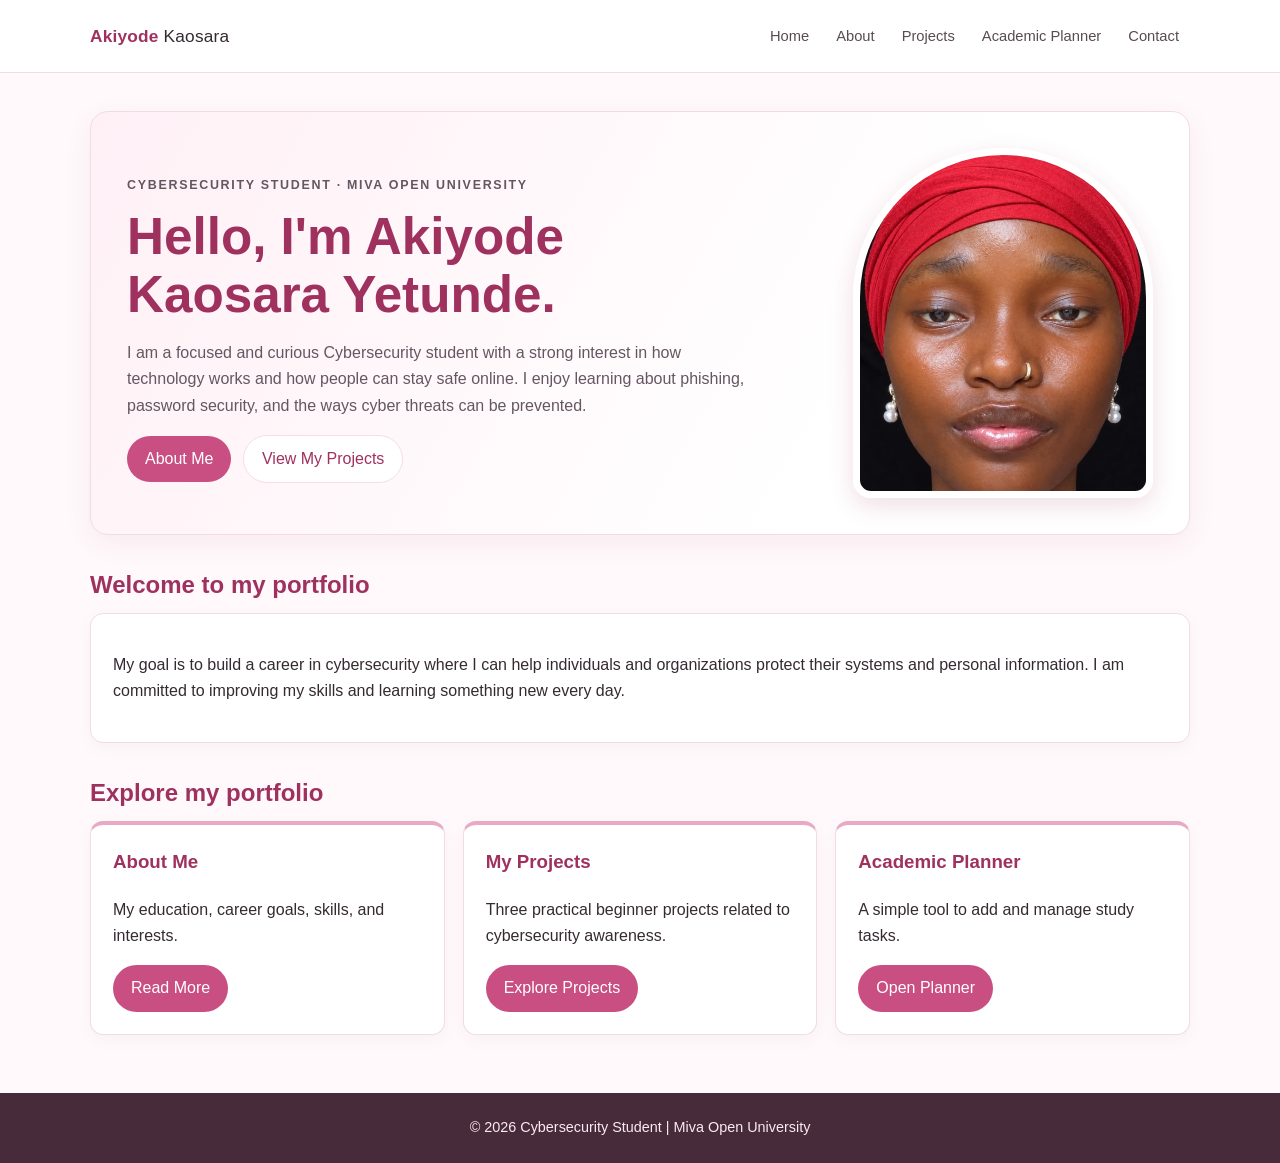
<file: index.html>
<!DOCTYPE html>
<html lang="en">
<head>
  <meta charset="UTF-8">
  <meta name="viewport" content="width=device-width, initial-scale=1.0">
  <meta name="description" content="Personal cybersecurity student portfolio of Akiyode Kaosara Yetunde.">
  <title>Home | Akiyode Kaosara</title>
  <link rel="stylesheet" href="css/style.css">
  <script src="js/script.js" defer></script>
</head>
<body>
<header class="site-header">
  <nav class="navbar container" aria-label="Main navigation">
    <a class="brand" href="index.html">Akiyode <span>Kaosara</span></a>
    <button class="menu-btn" id="menuBtn" type="button" aria-label="Toggle navigation">Menu</button>
    <ul class="nav-links" id="navLinks">
      <li><a href="index.html">Home</a></li>
      <li><a href="about.html">About</a></li>
      <li><a href="projects.html">Projects</a></li>
      <li><a href="planner.html">Academic Planner</a></li>
      <li><a href="contact.html">Contact</a></li>
    </ul>
  </nav>
</header>
<main class="container">

<section class="hero">
  <div>
    <p class="eyebrow">Cybersecurity Student · Miva Open University</p>
    <h1>Hello, I'm Akiyode Kaosara Yetunde.</h1>
    <p>I am a focused and curious Cybersecurity student with a strong interest in how technology works and how people can stay safe online. I enjoy learning about phishing, password security, and the ways cyber threats can be prevented.</p>
    <a class="button" href="about.html">About Me</a>
    <a class="button light" href="projects.html">View My Projects</a>
  </div>
  <img class="profile-photo" src="images/mypic.png" alt="My pic">
</section>
<section class="section">
  <h2 class="section-title">Welcome to my portfolio</h2>
  <div class="card">
    <p>My goal is to build a career in cybersecurity where I can help individuals and organizations protect their systems and personal information. I am committed to improving my skills and learning something new every day.</p>
  </div>
</section>
<section class="section">
  <h2 class="section-title">Explore my portfolio</h2>
  <div class="grid-3">
    <article class="card info-card"><h3>About Me</h3><p>My education, career goals, skills, and interests.</p><a class="button" href="about.html">Read More</a></article>
    <article class="card info-card"><h3>My Projects</h3><p>Three practical beginner projects related to cybersecurity awareness.</p><a class="button" href="projects.html">Explore Projects</a></article>
    <article class="card info-card"><h3>Academic Planner</h3><p>A simple tool to add and manage study tasks.</p><a class="button" href="planner.html">Open Planner</a></article>
  </div>
</section>

</main>
<footer>
  <p> &copy; <span id="year"></span> Cybersecurity Student | Miva Open University</p>
</footer>
</body>
</html>
</file>
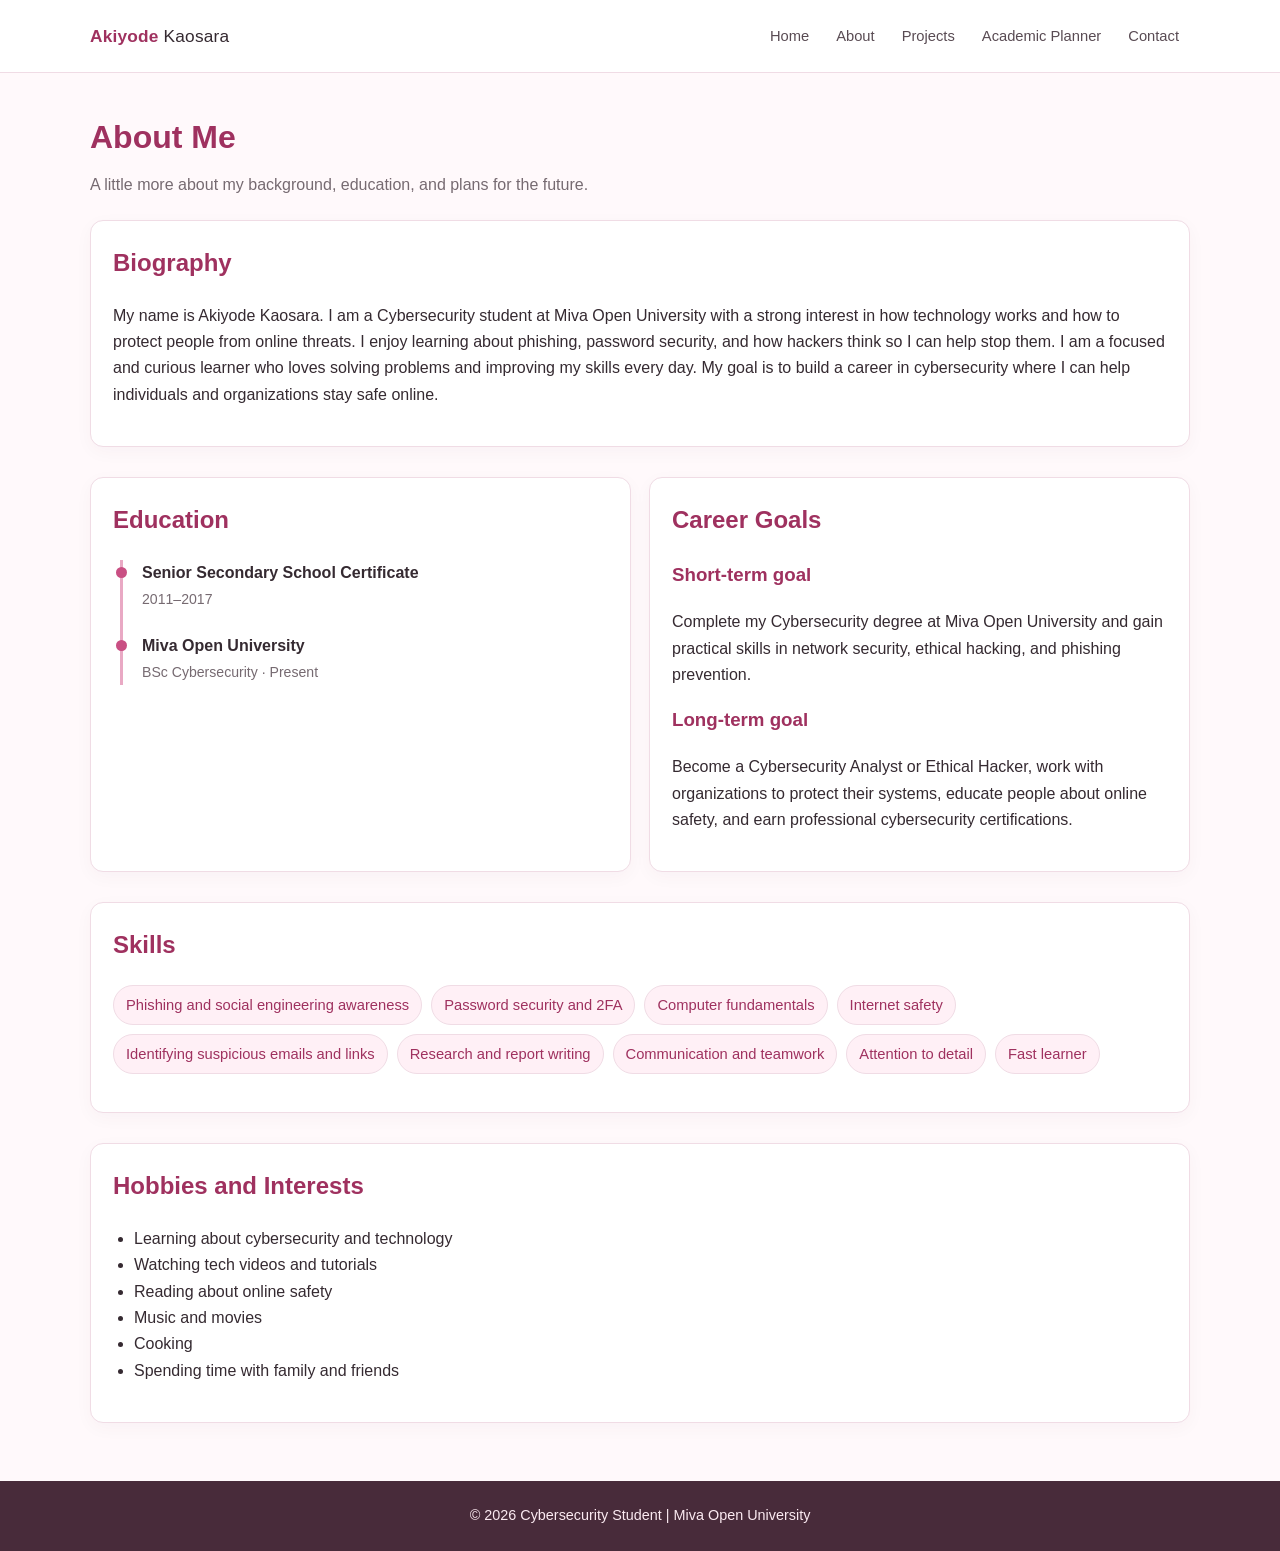
<file: about.html>
<!DOCTYPE html>
<html lang="en">
<head>
  <meta charset="UTF-8">
  <meta name="viewport" content="width=device-width, initial-scale=1.0">
  <meta name="description" content="Personal cybersecurity student portfolio of Akiyode Kaosara Yetunde.">
  <title>About Me | Akiyode Kaosara</title>
  <link rel="stylesheet" href="css/style.css">
  <script src="js/script.js" defer></script>
</head>
<body>
<header class="site-header">
  <nav class="navbar container" aria-label="Main navigation">
    <a class="brand" href="index.html">Akiyode <span>Kaosara</span></a>
    <button class="menu-btn" id="menuBtn" type="button" aria-label="Toggle navigation">Menu</button>
    <ul class="nav-links" id="navLinks">
      <li><a href="index.html">Home</a></li>
      <li><a href="about.html">About</a></li>
      <li><a href="projects.html">Projects</a></li>
      <li><a href="planner.html">Academic Planner</a></li>
      <li><a href="contact.html">Contact</a></li>
    </ul>
  </nav>
</header>
<main class="container">

<h1 class="page-title">About Me</h1>
<p class="lead">A little more about my background, education, and plans for the future.</p>
<section class="card">
  <h2>Biography</h2>
  <p>My name is Akiyode Kaosara. I am a Cybersecurity student at Miva Open University with a strong interest in how technology works and how to protect people from online threats. I enjoy learning about phishing, password security, and how hackers think so I can help stop them. I am a focused and curious learner who loves solving problems and improving my skills every day. My goal is to build a career in cybersecurity where I can help individuals and organizations stay safe online.</p>
</section>
<section class="section grid-2">
  <article class="card">
    <h2>Education</h2>
    <div class="timeline">
      <div class="timeline-item"><strong>Senior Secondary School Certificate</strong><br><span class="small-note">2011–2017</span></div>
      <div class="timeline-item"><strong>Miva Open University</strong><br><span class="small-note">BSc Cybersecurity · Present</span></div>
    </div>
  </article>
  <article class="card">
    <h2>Career Goals</h2>
    <h3>Short-term goal</h3>
    <p>Complete my Cybersecurity degree at Miva Open University and gain practical skills in network security, ethical hacking, and phishing prevention.</p>
    <h3>Long-term goal</h3>
    <p>Become a Cybersecurity Analyst or Ethical Hacker, work with organizations to protect their systems, educate people about online safety, and earn professional cybersecurity certifications.</p>
  </article>
</section>
<section class="section card">
  <h2>Skills</h2>
  <ul class="pink-list">
    <li>Phishing and social engineering awareness</li>
    <li>Password security and 2FA</li>
    <li>Computer fundamentals</li>
    <li>Internet safety</li>
    <li>Identifying suspicious emails and links</li>
    <li>Research and report writing</li>
    <li>Communication and teamwork</li>
    <li>Attention to detail</li>
    <li>Fast learner</li>
  </ul>
</section>
<section class="section card">
  <h2>Hobbies and Interests</h2>
  <ul class="standard">
    <li>Learning about cybersecurity and technology</li>
    <li>Watching tech videos and tutorials</li>
    <li>Reading about online safety</li>
    <li>Music and movies</li>
    <li>Cooking</li>
    <li>Spending time with family and friends</li>
  </ul>
</section>

</main>
<footer>
  <p> &copy; <span id="year"></span> Cybersecurity Student | Miva Open University</p>
</footer>
</body>
</html>
</file>
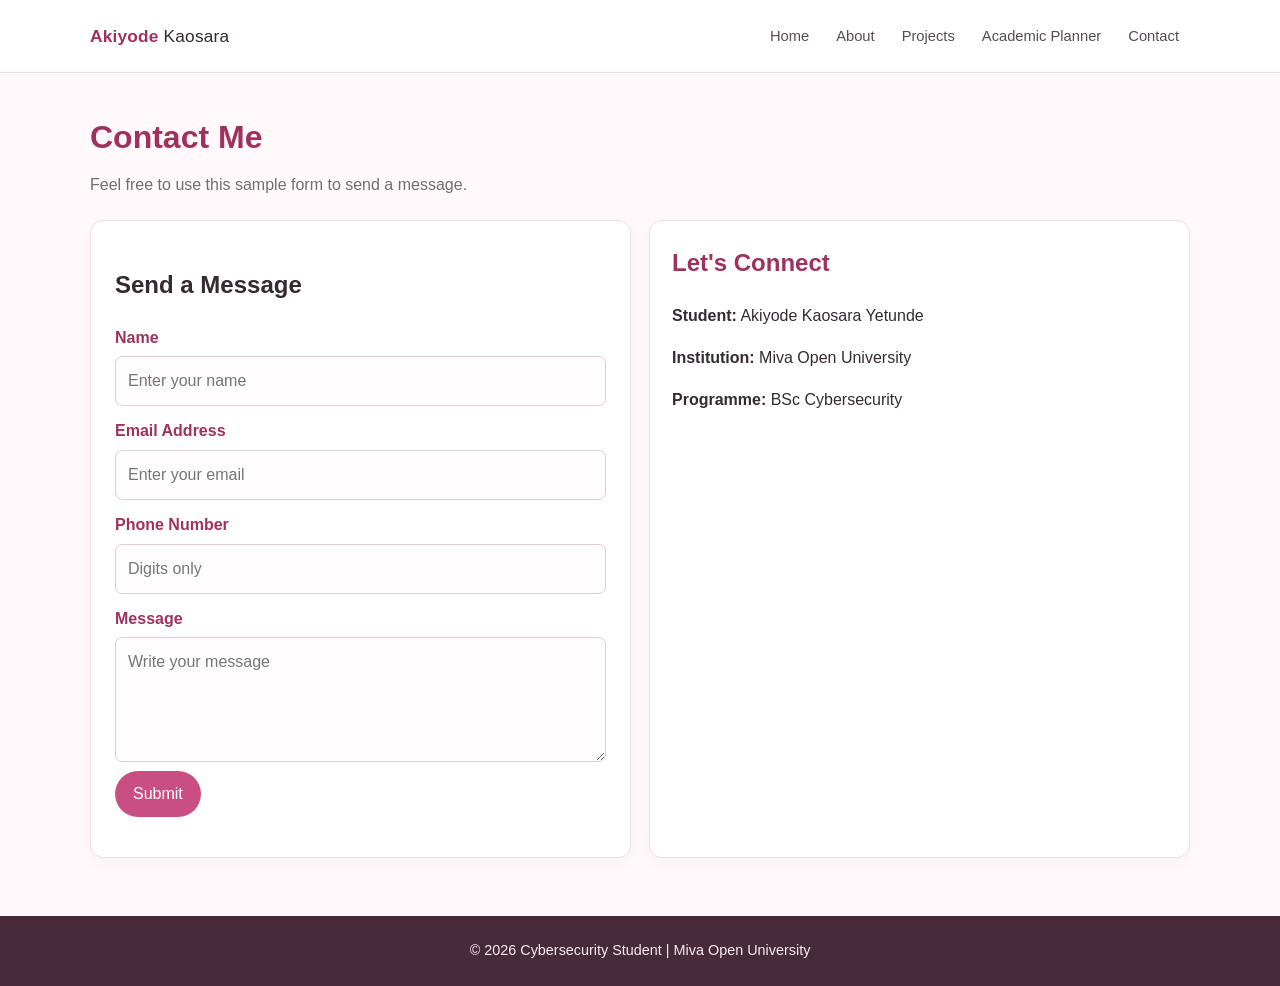
<file: contact.html>
<!DOCTYPE html>
<html lang="en">
<head>
  <meta charset="UTF-8">
  <meta name="viewport" content="width=device-width, initial-scale=1.0">
  <meta name="description" content="Personal cybersecurity student portfolio of Akiyode Kaosara Yetunde.">
  <title>Contact | Akiyode Kaosara</title>
  <link rel="stylesheet" href="css/style.css">
  <script src="js/script.js" defer></script>
</head>
<body>
<header class="site-header">
  <nav class="navbar container" aria-label="Main navigation">
    <a class="brand" href="index.html">Akiyode <span>Kaosara</span></a>
    <button class="menu-btn" id="menuBtn" type="button" aria-label="Toggle navigation">Menu</button>
    <ul class="nav-links" id="navLinks">
      <li><a href="index.html">Home</a></li>
      <li><a href="about.html">About</a></li>
      <li><a href="projects.html">Projects</a></li>
      <li><a href="planner.html">Academic Planner</a></li>
      <li><a href="contact.html">Contact</a></li>
    </ul>
  </nav>
</header>
<main class="container">

<h1 class="page-title">Contact Me</h1>
<p class="lead">Feel free to use this sample form to send a message.</p>
<section class="grid-2">
  <form id="contactForm" novalidate>
    <h2>Send a Message</h2>
    <label for="name">Name</label>
    <input id="name" type="text" placeholder="Enter your name">
    <label for="email">Email Address</label>
    <input id="email" type="text" placeholder="Enter your email">
    <label for="phone">Phone Number</label>
    <input id="phone" type="text" placeholder="Digits only">
    <label for="message">Message</label>
    <textarea id="message" placeholder="Write your message"></textarea>
    <button class="button" type="submit">Submit</button>
    <p class="feedback" id="result" aria-live="polite"></p>
  </form>
  <aside class="card">
    <h2>Let's Connect</h2>
    <p><strong>Student:</strong> Akiyode Kaosara Yetunde</p>
    <p><strong>Institution:</strong> Miva Open University</p>
    <p><strong>Programme:</strong> BSc Cybersecurity</p>
  </aside>
</section>

</main>
<footer>
  <p> &copy; <span id="year"></span> Cybersecurity Student | Miva Open University</p>
</footer>
</body>
</html>
</file>
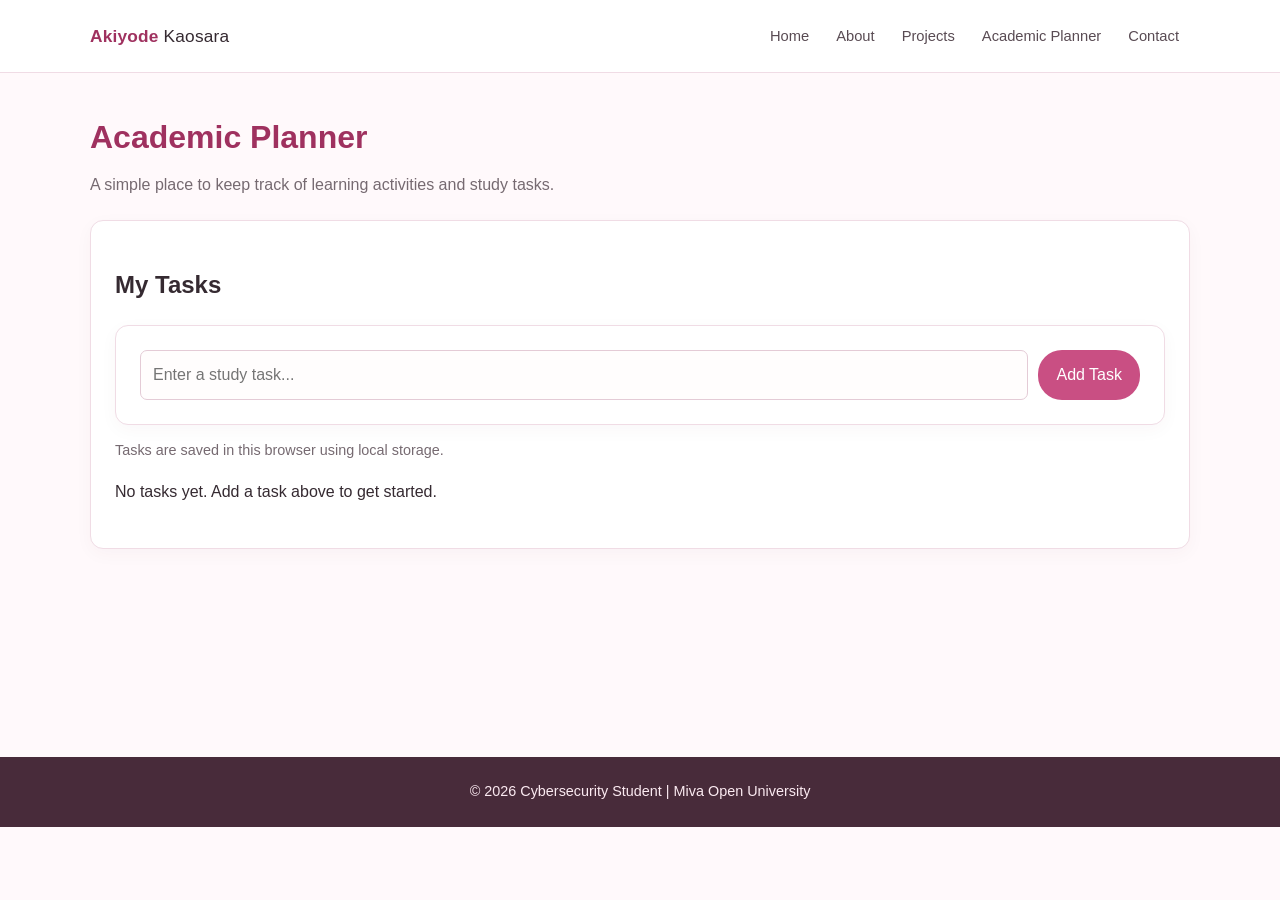
<file: planner.html>
<!DOCTYPE html>
<html lang="en">
<head>
  <meta charset="UTF-8">
  <meta name="viewport" content="width=device-width, initial-scale=1.0">
  <meta name="description" content="Personal cybersecurity student portfolio of Akiyode Kaosara Yetunde.">
  <title>Academic Planner | Akiyode Kaosara</title>
  <link rel="stylesheet" href="css/style.css">
  <script src="js/script.js" defer></script>
</head>
<body>
<header class="site-header">
  <nav class="navbar container" aria-label="Main navigation">
    <a class="brand" href="index.html">Akiyode <span>Kaosara</span></a>
    <button class="menu-btn" id="menuBtn" type="button" aria-label="Toggle navigation">Menu</button>
    <ul class="nav-links" id="navLinks">
      <li><a href="index.html">Home</a></li>
      <li><a href="about.html">About</a></li>
      <li><a href="projects.html">Projects</a></li>
      <li><a href="planner.html">Academic Planner</a></li>
      <li><a href="contact.html">Contact</a></li>
    </ul>
  </nav>
</header>
<main class="container">

<h1 class="page-title">Academic Planner</h1>
<p class="lead">A simple place to keep track of learning activities and study tasks.</p>
<section class="planner-panel">
  <h2>My Tasks</h2>
  <form class="add-task" id="plannerForm">
    <input type="text" id="taskInput" placeholder="Enter a study task..." aria-label="Study task">
    <button class="button" type="submit">Add Task</button>
  </form>
  <p class="form-note">Tasks are saved in this browser using local storage.</p>
  <p id="emptyText">No tasks yet. Add a task above to get started.</p>
  <ul class="task-list" id="taskList"></ul>
</section>

</main>
<footer>
  <p> &copy; <span id="year"></span> Cybersecurity Student | Miva Open University</p>
</footer>
</body>
</html>
</file>
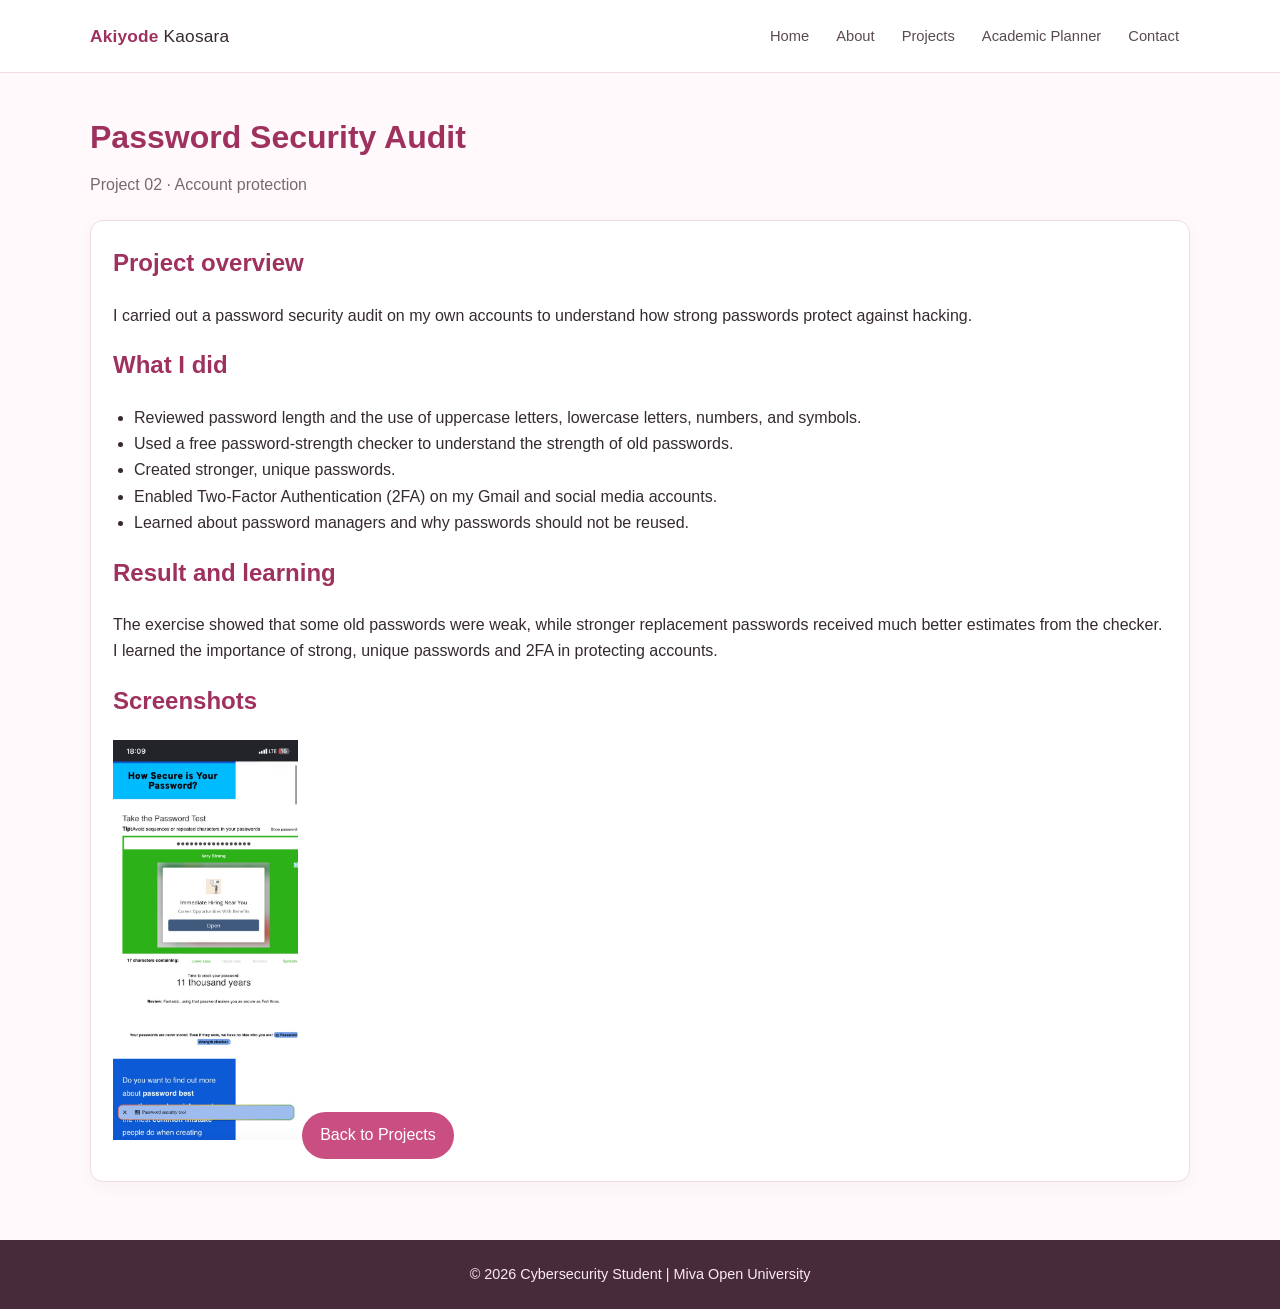
<file: project-password.html>
<!DOCTYPE html>
<html lang="en">
<head>
  <meta charset="UTF-8">
  <meta name="viewport" content="width=device-width, initial-scale=1.0">
  <meta name="description" content="Personal cybersecurity student portfolio of Akiyode Kaosara Yetunde.">
  <title>Password Security Audit | Akiyode Kaosara</title>
  <link rel="stylesheet" href="css/style.css">
  <script src="js/script.js" defer></script>
</head>
<body>
<header class="site-header">
  <nav class="navbar container" aria-label="Main navigation">
    <a class="brand" href="index.html">Akiyode <span>Kaosara</span></a>
    <button class="menu-btn" id="menuBtn" type="button" aria-label="Toggle navigation">Menu</button>
    <ul class="nav-links" id="navLinks">
      <li><a href="index.html">Home</a></li>
      <li><a href="about.html">About</a></li>
      <li><a href="projects.html">Projects</a></li>
      <li><a href="planner.html">Academic Planner</a></li>
      <li><a href="contact.html">Contact</a></li>
    </ul>
  </nav>
</header>
<main class="container">

<h1 class="page-title">Password Security Audit</h1>
<p class="lead">Project 02 · Account protection</p>
<section class="card">
  <h2>Project overview</h2>
  <p>I carried out a password security audit on my own accounts to understand how strong passwords protect against hacking.</p>
  <h2>What I did</h2>
  <ul class="standard">
    <li>Reviewed password length and the use of uppercase letters, lowercase letters, numbers, and symbols.</li>
    <li>Used a free password-strength checker to understand the strength of old passwords.</li>
    <li>Created stronger, unique passwords.</li>
    <li>Enabled Two-Factor Authentication (2FA) on my Gmail and social media accounts.</li>
    <li>Learned about password managers and why passwords should not be reused.</li>
  </ul>
  <h2>Result and learning</h2>
  <p>The exercise showed that some old passwords were weak, while stronger replacement passwords received much better estimates from the checker. I learned the importance of strong, unique passwords and 2FA in protecting accounts.</p>
    <h2>Screenshots</h2>
  <img src="images/password.jpg" alt="My password test" height="400">
  <a class="button" href="projects.html">Back to Projects</a>
</section>

</main>
<footer>
  <p> &copy; <span id="year"></span> Cybersecurity Student | Miva Open University</p>
</footer>
</body>
</html>
</file>
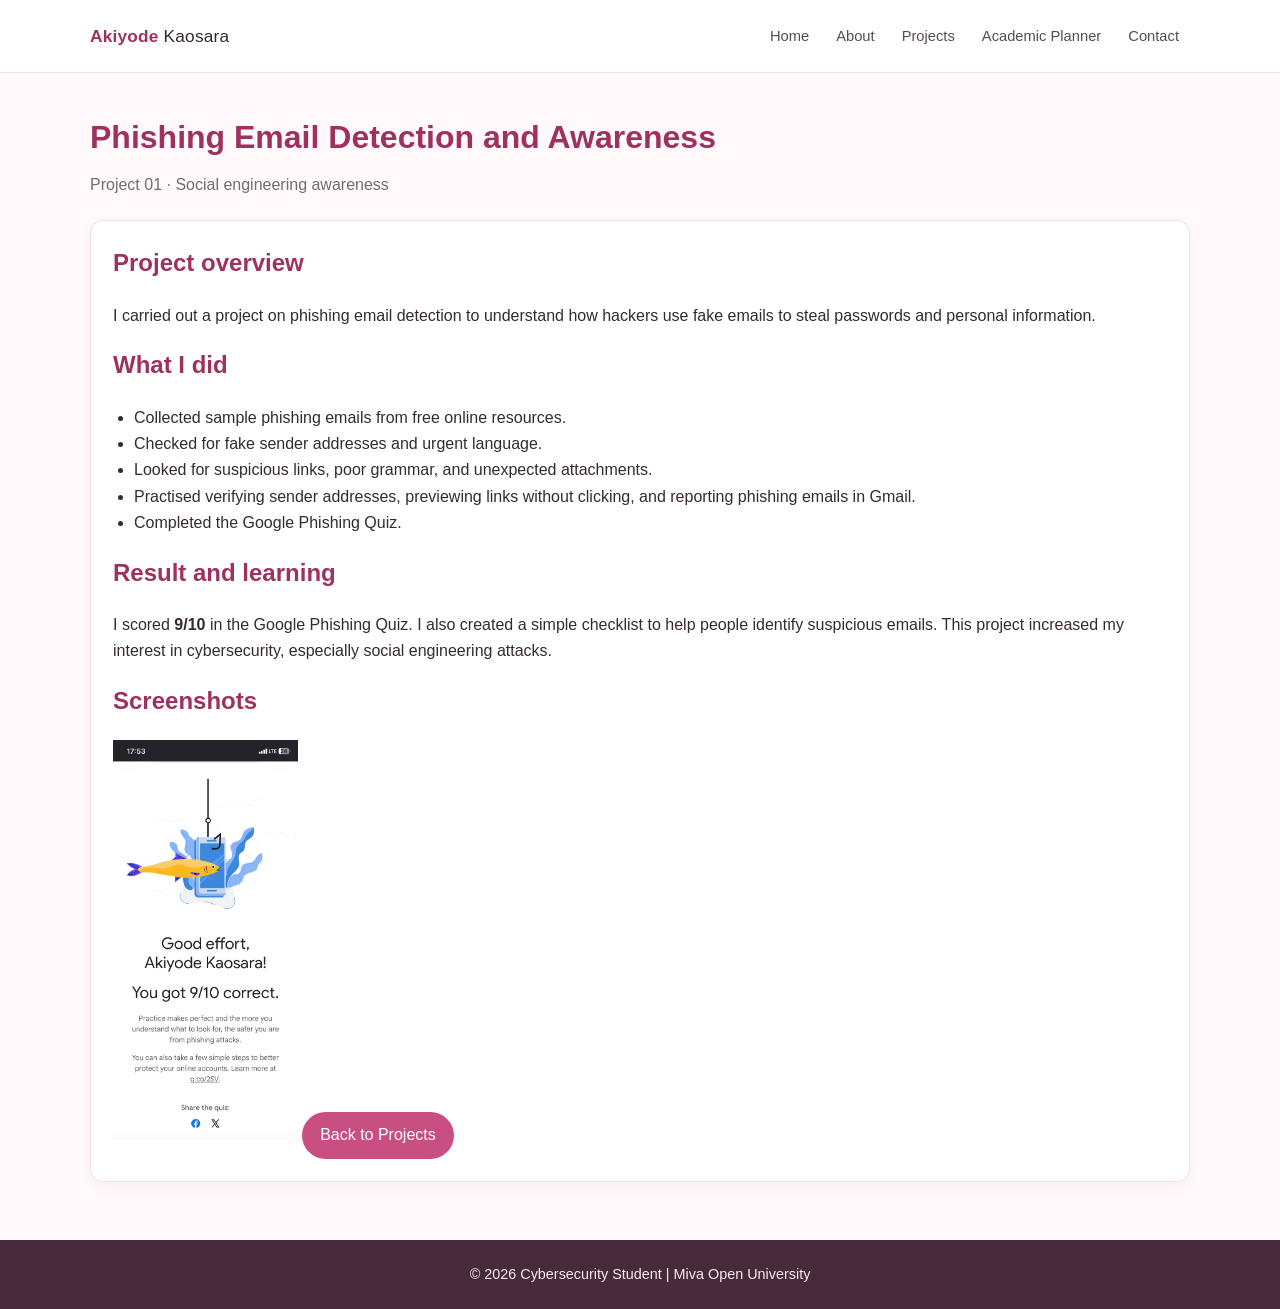
<file: project-phishing.html>
<!DOCTYPE html>
<html lang="en">
<head>
  <meta charset="UTF-8">
  <meta name="viewport" content="width=device-width, initial-scale=1.0">
  <meta name="description" content="Personal cybersecurity student portfolio of Akiyode Kaosara Yetunde.">
  <title>Phishing Email Detection | Akiyode Kaosara</title>
  <link rel="stylesheet" href="css/style.css">
  <script src="js/script.js" defer></script>
</head>
<body>
<header class="site-header">
  <nav class="navbar container" aria-label="Main navigation">
    <a class="brand" href="index.html">Akiyode <span>Kaosara</span></a>
    <button class="menu-btn" id="menuBtn" type="button" aria-label="Toggle navigation">Menu</button>
    <ul class="nav-links" id="navLinks">
      <li><a href="index.html">Home</a></li>
      <li><a href="about.html">About</a></li>
      <li><a href="projects.html">Projects</a></li>
      <li><a href="planner.html">Academic Planner</a></li>
      <li><a href="contact.html">Contact</a></li>
    </ul>
  </nav>
</header>
<main class="container">

<h1 class="page-title">Phishing Email Detection and Awareness</h1>
<p class="lead">Project 01 · Social engineering awareness</p>
<section class="card">
  <h2>Project overview</h2>
  <p>I carried out a project on phishing email detection to understand how hackers use fake emails to steal passwords and personal information.</p>
  <h2>What I did</h2>
  <ul class="standard">
    <li>Collected sample phishing emails from free online resources.</li>
    <li>Checked for fake sender addresses and urgent language.</li>
    <li>Looked for suspicious links, poor grammar, and unexpected attachments.</li>
    <li>Practised verifying sender addresses, previewing links without clicking, and reporting phishing emails in Gmail.</li>
    <li>Completed the Google Phishing Quiz.</li>
  </ul>
  <h2>Result and learning</h2>
  <p>I scored <strong>9/10</strong> in the Google Phishing Quiz. I also created a simple checklist to help people identify suspicious emails. This project increased my interest in cybersecurity, especially social engineering attacks.</p>
  <h2>Screenshots</h2>
  <img src="images/phishing.jpg" alt="My score" height="400">
  <a class="button" href="projects.html">Back to Projects</a>
</section>

</main>
<footer>
  <p> &copy; <span id="year"></span> Cybersecurity Student | Miva Open University</p> 
</footer>
</body>
</html>
</file>
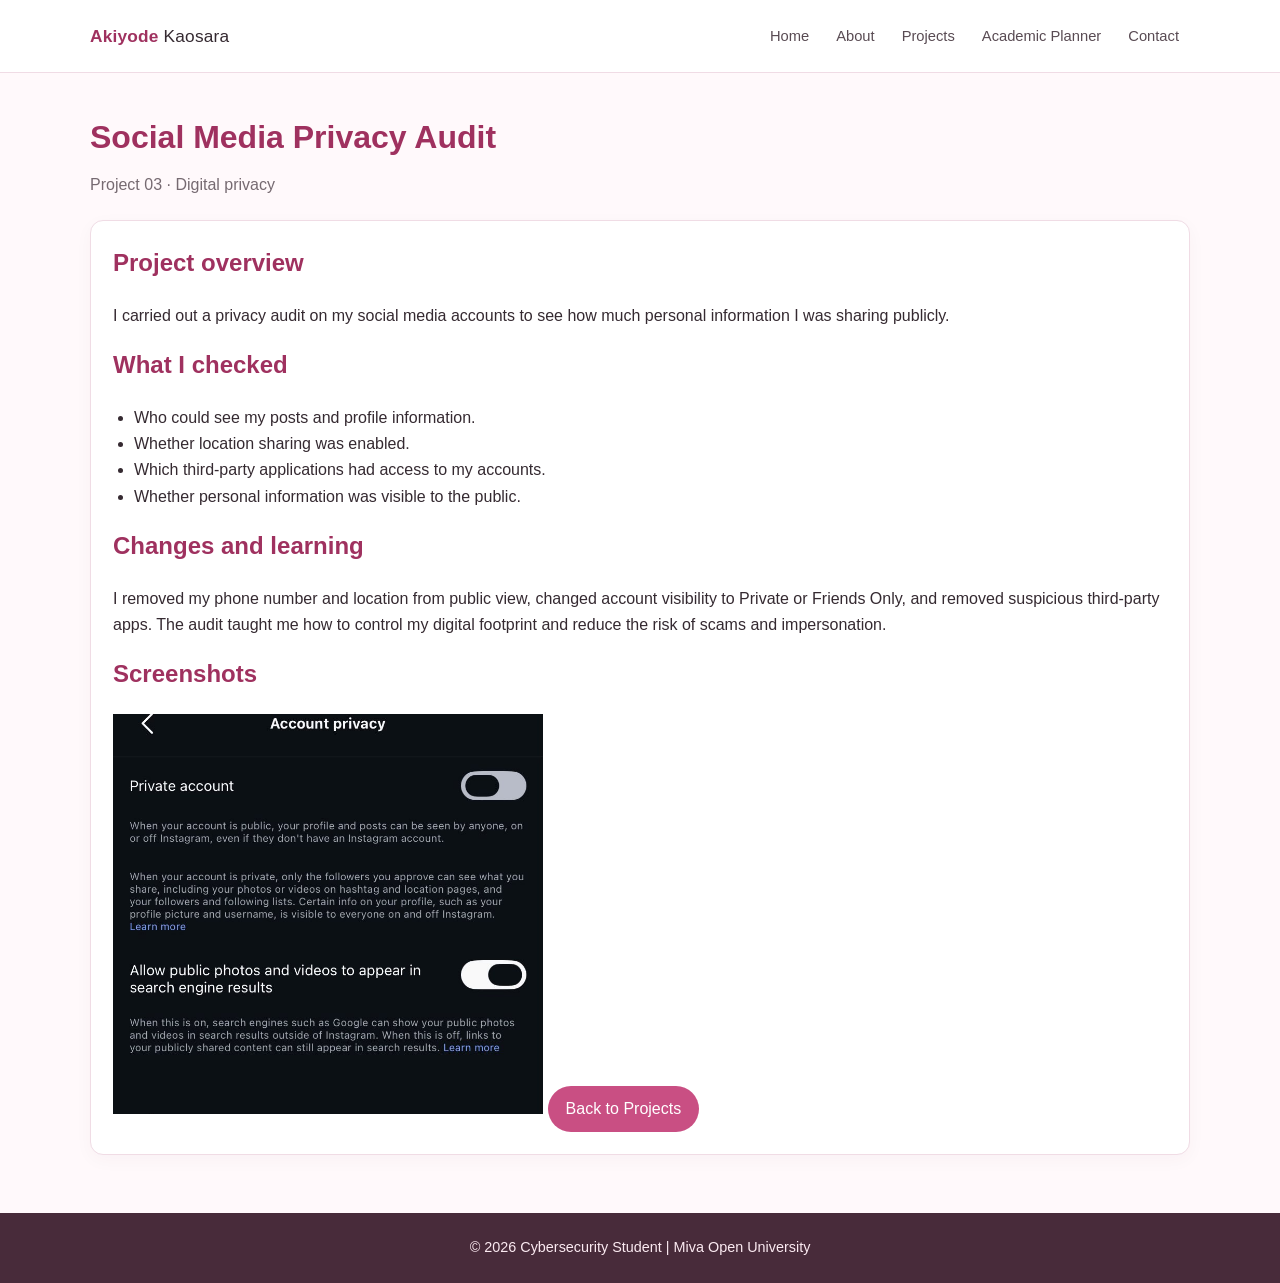
<file: project-privacy.html>
<!DOCTYPE html>
<html lang="en">
<head>
  <meta charset="UTF-8">
  <meta name="viewport" content="width=device-width, initial-scale=1.0">
  <meta name="description" content="Personal cybersecurity student portfolio of Akiyode Kaosara Yetunde.">
  <title>Social Media Privacy Audit | Akiyode Kaosara</title>
  <link rel="stylesheet" href="css/style.css">
  <script src="js/script.js" defer></script>
</head>
<body>
<header class="site-header">
  <nav class="navbar container" aria-label="Main navigation">
    <a class="brand" href="index.html">Akiyode <span>Kaosara</span></a>
    <button class="menu-btn" id="menuBtn" type="button" aria-label="Toggle navigation">Menu</button>
    <ul class="nav-links" id="navLinks">
      <li><a href="index.html">Home</a></li>
      <li><a href="about.html">About</a></li>
      <li><a href="projects.html">Projects</a></li>
      <li><a href="planner.html">Academic Planner</a></li>
      <li><a href="contact.html">Contact</a></li>
    </ul>
  </nav>
</header>
<main class="container">

<h1 class="page-title">Social Media Privacy Audit</h1>
<p class="lead">Project 03 · Digital privacy</p>
<section class="card">
  <h2>Project overview</h2>
  <p>I carried out a privacy audit on my social media accounts to see how much personal information I was sharing publicly.</p>
  <h2>What I checked</h2>
  <ul class="standard">
    <li>Who could see my posts and profile information.</li>
    <li>Whether location sharing was enabled.</li>
    <li>Which third-party applications had access to my accounts.</li>
    <li>Whether personal information was visible to the public.</li>
  </ul>
  <h2>Changes and learning</h2>
  <p>I removed my phone number and location from public view, changed account visibility to Private or Friends Only, and removed suspicious third-party apps. The audit taught me how to control my digital footprint and reduce the risk of scams and impersonation.</p>
    <h2>Screenshots</h2>
  <img src="images/privacy.jpg" alt="privacy shots" height="400">
  <a class="button" href="projects.html">Back to Projects</a>
</section>

</main>
<footer>
  <p> &copy; <span id="year"></span> Cybersecurity Student | Miva Open University</p>
</footer>
</body>
</html>
</file>
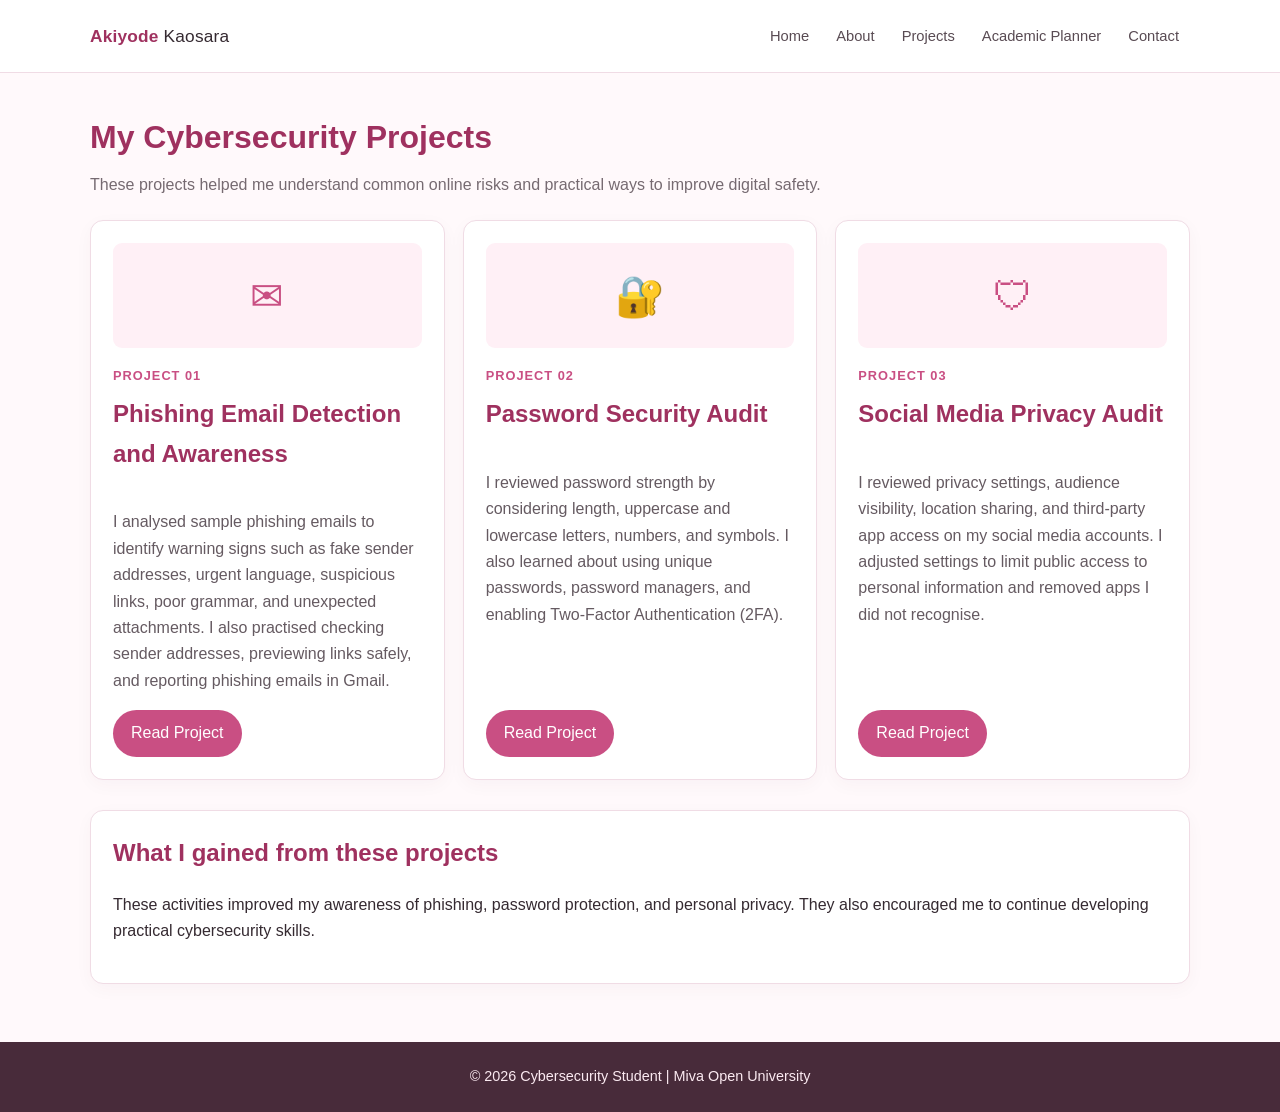
<file: projects.html>
<!DOCTYPE html>
<html lang="en">
<head>
  <meta charset="UTF-8">
  <meta name="viewport" content="width=device-width, initial-scale=1.0">
  <meta name="description" content="Personal cybersecurity student portfolio of Akiyode Kaosara Yetunde.">
  <title>Projects | Akiyode Kaosara</title>
  <link rel="stylesheet" href="css/style.css">
  <script src="js/script.js" defer></script>
</head>
<body>
<header class="site-header">
  <nav class="navbar container" aria-label="Main navigation">
    <a class="brand" href="index.html">Akiyode <span>Kaosara</span></a>
    <button class="menu-btn" id="menuBtn" type="button" aria-label="Toggle navigation">Menu</button>
    <ul class="nav-links" id="navLinks">
      <li><a href="index.html">Home</a></li>
      <li><a href="about.html">About</a></li>
      <li><a href="projects.html">Projects</a></li>
      <li><a href="planner.html">Academic Planner</a></li>
      <li><a href="contact.html">Contact</a></li>
    </ul>
  </nav>
</header>
<main class="container">

<h1 class="page-title">My Cybersecurity Projects</h1>
<p class="lead">These projects helped me understand common online risks and practical ways to improve digital safety.</p>
<section class="grid-3">
  <article class="card project-card">
    <div class="project-icon">✉</div>
    <span class="project-number">PROJECT 01</span>
    <h2>Phishing Email Detection and Awareness</h2>
    <p>I analysed sample phishing emails to identify warning signs such as fake sender addresses, urgent language, suspicious links, poor grammar, and unexpected attachments. I also practised checking sender addresses, previewing links safely, and reporting phishing emails in Gmail.</p>
    <a class="button" href="project-phishing.html">Read Project</a>
  </article>
  <article class="card project-card">
    <div class="project-icon">🔐</div>
    <span class="project-number">PROJECT 02</span>
    <h2>Password Security Audit</h2>
    <p>I reviewed password strength by considering length, uppercase and lowercase letters, numbers, and symbols. I also learned about using unique passwords, password managers, and enabling Two-Factor Authentication (2FA).</p>
    <a class="button" href="project-password.html">Read Project</a>
  </article>
  <article class="card project-card">
    <div class="project-icon">🛡</div>
    <span class="project-number">PROJECT 03</span>
    <h2>Social Media Privacy Audit</h2>
    <p>I reviewed privacy settings, audience visibility, location sharing, and third-party app access on my social media accounts. I adjusted settings to limit public access to personal information and removed apps I did not recognise.</p>
    <a class="button" href="project-privacy.html">Read Project</a>
  </article>
</section>
<section class="section card">
  <h2>What I gained from these projects</h2>
  <p>These activities improved my awareness of phishing, password protection, and personal privacy. They also encouraged me to continue developing practical cybersecurity skills.</p>
</section>

</main>
<footer>
  <p> &copy; <span id="year"></span> Cybersecurity Student | Miva Open University</p>
</footer>
</body>
</html>
</file>
<file: css/style.css>
* {
  box-sizing: border-box;
}

html {
  scroll-behavior: smooth;
}

:root {
  --pink: #c94f83;
  --deep-pink: #9f315f;
  --pale-pink: #fff0f6;
  --soft-pink: #f8dce8;
  --ink: #352a31;
  --muted: #766a71;
  --white: #fff;
  --line: #f0dce5;
}

body {
  margin: 0;
  font-family: Arial, Helvetica, sans-serif;
  color: var(--ink);
  background: #fff9fb;
  line-height: 1.65;
}

.container {
  width: 90%;
  max-width: 1100px;
  margin: auto;
}

.site-header {
  background: rgba(255, 255, 255, .97);
  border-bottom: 1px solid var(--line);
  position: sticky;
  top: 0;
  z-index: 10;
}

.navbar {
  min-height: 72px;
  display: flex;
  align-items: center;
  justify-content: space-between;
  gap: 18px;
  flex-wrap: wrap;
}

.brand {
  text-decoration: none;
  color: var(--deep-pink);
  font-weight: 800;
  letter-spacing: .2px;
  font-size: 1.08rem;
}

.brand span {
  color: var(--ink);
  font-weight: 500;
}

.nav-links {
  display: flex;
  align-items: center;
  gap: 5px;
  list-style: none;
  margin: 0;
  padding: 0;
}

.nav-links a {
  display: block;
  text-decoration: none;
  color: #594b53;
  padding: 9px 11px;
  border-radius: 20px;
  font-size: .92rem;
}

.nav-links a:hover,
.nav-links a.active {
  background: var(--pale-pink);
  color: var(--deep-pink);
}

.menu-btn {
  display: none;
  border: 1px solid var(--soft-pink);
  background: white;
  color: var(--deep-pink);
  padding: 8px 13px;
  border-radius: 20px;
}

main {
  min-height: 76vh;
  padding: 38px 0 58px;
}

.hero {
  background: linear-gradient(120deg, #fff0f6, #fff 70%);
  border: 1px solid var(--line);
  border-radius: 18px;
  padding: 36px;
  display: grid;
  grid-template-columns: 1.25fr .75fr;
  align-items: center;
  gap: 34px;
  box-shadow: 0 8px 28px rgba(159, 49, 95, .07);
}

.eyebrow {
  color: var(--pink);
  text-transform: uppercase;
  letter-spacing: 1.7px;
  font-size: .78rem;
  font-weight: 800;
}

.hero h1 {
  color: var(--deep-pink);
  font-size: clamp(2.1rem, 4vw, 3.3rem);
  line-height: 1.13;
  margin: 9px 0 14px;
}

.hero p {
  color: #655761;
}

.profile-photo {
  width: 100%;
  max-width: 300px;
  height: 350px;
  justify-self: end;
  object-fit: cover;
  object-position: center 22%;
  border-radius: 150px 150px 18px 18px;
  border: 7px solid white;
  box-shadow: 0 8px 25px rgba(159, 49, 95, .16);
}

.button {
  display: inline-block;
  background: var(--pink);
  color: white;
  text-decoration: none;
  border: 0;
  border-radius: 24px;
  padding: 10px 18px;
  cursor: pointer;
  font: inherit;
  transition: .2s ease;
}

.button:hover {
  background: var(--deep-pink);
  transform: translateY(-2px);
}

.button.light {
  background: white;
  color: var(--deep-pink);
  border: 1px solid var(--soft-pink);
  margin-left: 7px;
}

.section {
  margin-top: 30px;
}

.section-title,
.page-title {
  color: var(--deep-pink);
  margin: 0 0 8px;
}

.lead {
  margin: 0 0 22px;
  color: var(--muted);
}

.card {
  background: white;
  border: 1px solid var(--line);
  border-radius: 13px;
  padding: 22px;
  box-shadow: 0 5px 18px rgba(80, 35, 55, .035);
}

.card h2,
.card h3 {
  color: var(--deep-pink);
  margin-top: 0;
}

.grid-3 {
  display: grid;
  grid-template-columns: repeat(3, 1fr);
  gap: 18px;
}

.grid-2 {
  display: grid;
  grid-template-columns: repeat(2, 1fr);
  gap: 18px;
}

.info-card {
  border-top: 4px solid #e9a9c4;
}

.pink-list {
  display: flex;
  flex-wrap: wrap;
  gap: 9px;
  padding: 0;
  list-style: none;
}

.pink-list li {
  background: var(--pale-pink);
  color: var(--deep-pink);
  border: 1px solid var(--line);
  border-radius: 20px;
  padding: 7px 12px;
  font-size: .92rem;
}

ul.standard {
  padding-left: 21px;
}

.timeline {
  border-left: 3px solid #e9a9c4;
  padding-left: 19px;
  margin-left: 7px;
}

.timeline-item {
  margin: 0 0 20px;
  position: relative;
}

.timeline-item::before {
  content: "";
  width: 11px;
  height: 11px;
  background: var(--pink);
  border-radius: 50%;
  position: absolute;
  left: -26px;
  top: 7px;
}

.project-card {
  display: flex;
  flex-direction: column;
}

.project-card p {
  color: #655a61;
}

.project-card .project-number {
  display: inline-block;
  color: var(--pink);
  font-size: .8rem;
  font-weight: 800;
  letter-spacing: 1px;
  margin-bottom: 8px;
}

.project-card .button {
  align-self: flex-start;
  margin-top: auto;
}

.project-icon {
  height: 105px;
  border-radius: 9px;
  background: var(--pale-pink);
  display: grid;
  place-items: center;
  color: var(--pink);
  font-size: 2.5rem;
  margin-bottom: 17px;
}

.project-image {
  width: 100%;
  max-height: 390px;
  object-fit: contain;
  background: #fff7fa;
  border: 1px solid var(--line);
  border-radius: 10px;
}

table {
  width: 100%;
  border-collapse: collapse;
  background: white;
}

th,
td {
  text-align: left;
  padding: 12px;
  border: 1px solid var(--line);
}

th {
  background: var(--pale-pink);
  color: var(--deep-pink);
}

form,
.planner-panel {
  background: white;
  border: 1px solid var(--line);
  padding: 24px;
  border-radius: 13px;
  box-shadow: 0 5px 18px rgba(80, 35, 55, .035);
}

label {
  display: block;
  margin: 12px 0 5px;
  color: var(--deep-pink);
  font-weight: 700;
}

input,
textarea {
  width: 100%;
  padding: 11px 12px;
  border: 1px solid #e4cbd6;
  border-radius: 7px;
  font: inherit;
  background: #fffdfd;
}

input:focus,
textarea:focus {
  outline: 2px solid #f3c4d8;
  border-color: var(--pink);
}

textarea {
  min-height: 125px;
  resize: vertical;
}

.form-note {
  color: var(--muted);
  font-size: .9rem;
}

.feedback {
  font-weight: 700;
}

.add-task {
  display: flex;
  gap: 10px;
}

.add-task input {
  flex: 1;
}

.task-list {
  list-style: none;
  padding: 0;
  margin: 18px 0 0;
}

.task-row {
  display: flex;
  justify-content: space-between;
  align-items: center;
  gap: 12px;
  background: #fff5f8;
  border: 1px solid var(--line);
  padding: 11px 13px;
  border-radius: 8px;
  margin-bottom: 9px;
}

.task-row.done .task-name {
  text-decoration: line-through;
  color: #95858d;
}

.task-name {
  overflow-wrap: anywhere;
}

.task-actions {
  display: flex;
  gap: 7px;
  flex-shrink: 0;
}

.task-actions button {
  border: 0;
  border-radius: 5px;
  padding: 7px 10px;
  background: var(--pink);
  color: white;
  cursor: pointer;
}

.task-actions .delete {
  background: #8a6575;
}

footer {
  background: #482b3a;
  color: #fbeaf1;
  text-align: center;
  padding: 20px 12px;
  font-size: .9rem;
}

footer p {
  margin: 3px;
}

audio {
  width: 100%;
  margin-top: 10px;
}

.small-note {
  color: var(--muted);
  font-size: .88rem;
}

@media (max-width: 760px) {
  .navbar {
    padding: 12px 0;
  }

  .menu-btn {
    display: block;
  }

  .nav-links {
    display: none;
    flex-direction: column;
    width: 100%;
    align-items: stretch;
  }

  .nav-links.open {
    display: flex;
  }

  .nav-links a {
    padding: 9px 12px;
  }

  .hero {
    grid-template-columns: 1fr;
    text-align: center;
    padding: 25px;
  }

  .profile-photo {
    justify-self: center;
    grid-row: 1;
    width: 225px;
    height: 270px;
  }

  .grid-3,
  .grid-2 {
    grid-template-columns: 1fr;
  }

  .add-task {
    flex-direction: column;
  }

  .task-row {
    align-items: flex-start;
    flex-direction: column;
  }

  table {
    font-size: .9rem;
  }
}
</file>
